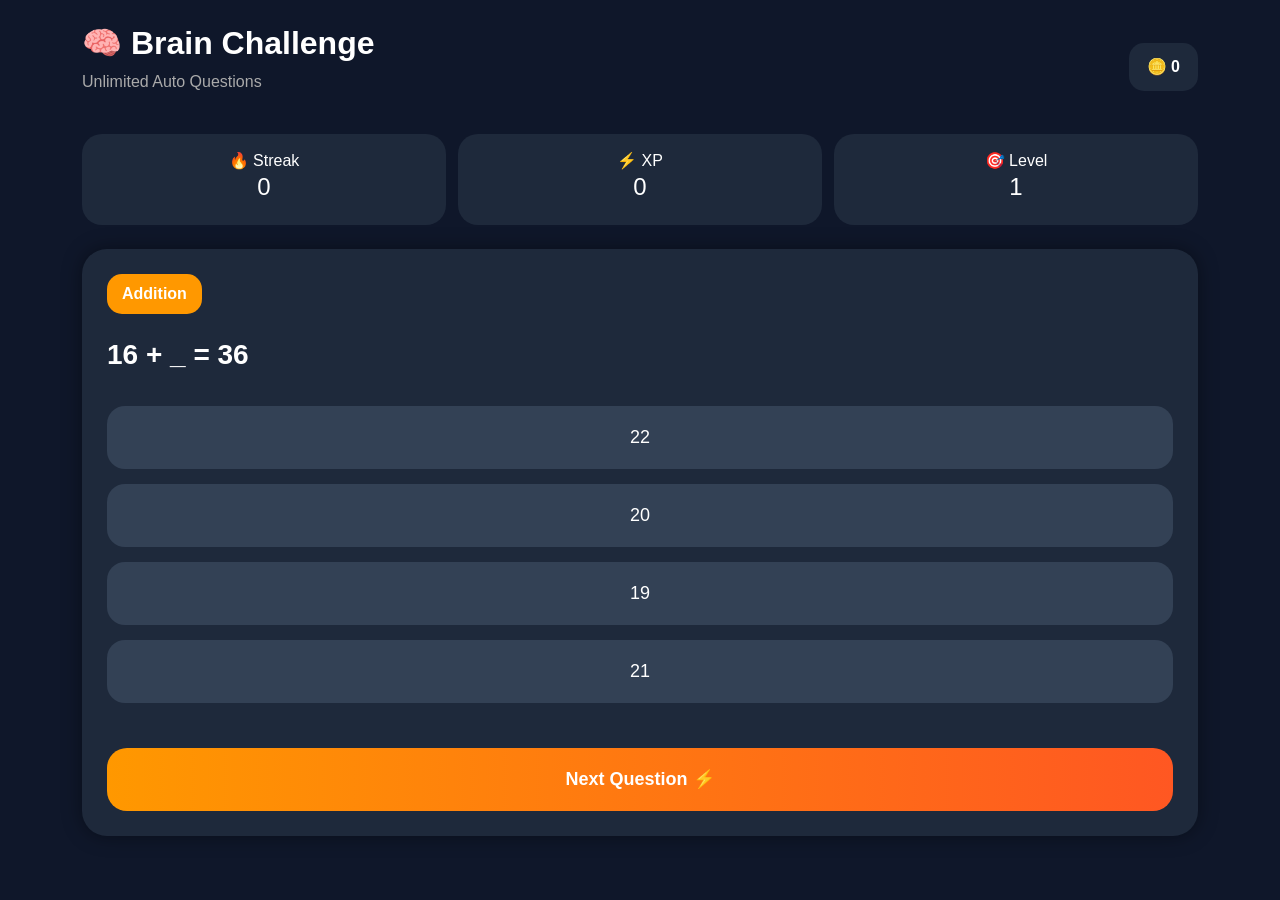
<file: Trash/index.html>
<!DOCTYPE html>
<html lang="en">
<head>
  <meta charset="UTF-8">
  <meta name="viewport" content="width=device-width, initial-scale=1.0">
  <title>Infinite Brain Challenge</title>

  <link href="https://cdn.jsdelivr.net/npm/bootstrap@5.3.3/dist/css/bootstrap.min.css" rel="stylesheet">

  <link rel="stylesheet" href="style.css">
</head>
<body>

<div class="container py-4">

  <!-- Top Bar -->
  <div class="topbar mb-4">

    <div>
      <h2 class="title">🧠 Brain Challenge</h2>
      <p class="subtitle">Unlimited Auto Questions</p>
    </div>

    <div class="coin-box">
      🪙 <span id="coins">0</span>
    </div>

  </div>

  <!-- Stats -->
  <div class="stats-box mb-4">

    <div class="stat-item">
      🔥 Streak
      <h4 id="streak">0</h4>
    </div>

    <div class="stat-item">
      ⚡ XP
      <h4 id="xp">0</h4>
    </div>

    <div class="stat-item">
      🎯 Level
      <h4 id="level">1</h4>
    </div>

  </div>

  <!-- Question Card -->
  <div class="question-card">

    <div class="category" id="category">
      Math
    </div>

    <div class="question-text" id="question">
      Loading...
    </div>

    <div class="options" id="options"></div>

    <div id="result"></div>

    <button class="next-btn" onclick="nextQuestion()">
      Next Question ⚡
    </button>

  </div>

</div>

<script src="generators.js"></script>
<script src="app.js"></script>

</body>
</html>
</file>
<file: Trash/style.css>
body{
  background:#0f172a;
  color:white;
  font-family:Arial, sans-serif;
  min-height:100vh;
}

.title{
  font-weight:bold;
}

.subtitle{
  color:#aaa;
}

.topbar{
  display:flex;
  justify-content:space-between;
  align-items:center;
}

.coin-box{
  background:#1e293b;
  padding:12px 18px;
  border-radius:15px;
  font-weight:bold;
}

.stats-box{
  display:grid;
  grid-template-columns:repeat(3,1fr);
  gap:12px;
}

.stat-item{
  background:#1e293b;
  border-radius:20px;
  padding:15px;
  text-align:center;
}

.question-card{
  background:#1e293b;
  border-radius:25px;
  padding:25px;
  box-shadow:0 0 20px rgba(0,0,0,.4);
}

.category{
  display:inline-block;
  background:#ff9800;
  padding:8px 15px;
  border-radius:15px;
  font-weight:bold;
  margin-bottom:20px;
}

.question-text{
  font-size:28px;
  font-weight:bold;
  margin-bottom:30px;
  line-height:1.5;
}

.option-btn{
  width:100%;
  margin-bottom:15px;
  padding:18px;
  border:none;
  border-radius:18px;
  background:#334155;
  color:white;
  font-size:18px;
  transition:.3s;
}

.option-btn:hover{
  transform:scale(1.02);
  background:#475569;
}

.correct{
  background:#16a34a !important;
}

.wrong{
  background:#dc2626 !important;
}

.next-btn{
  width:100%;
  border:none;
  background:linear-gradient(90deg,#ff9800,#ff5722);
  padding:18px;
  border-radius:20px;
  color:white;
  font-size:18px;
  font-weight:bold;
  margin-top:15px;
}

#result{
  text-align:center;
  font-size:22px;
  font-weight:bold;
  margin-top:15px;
}
</file>
